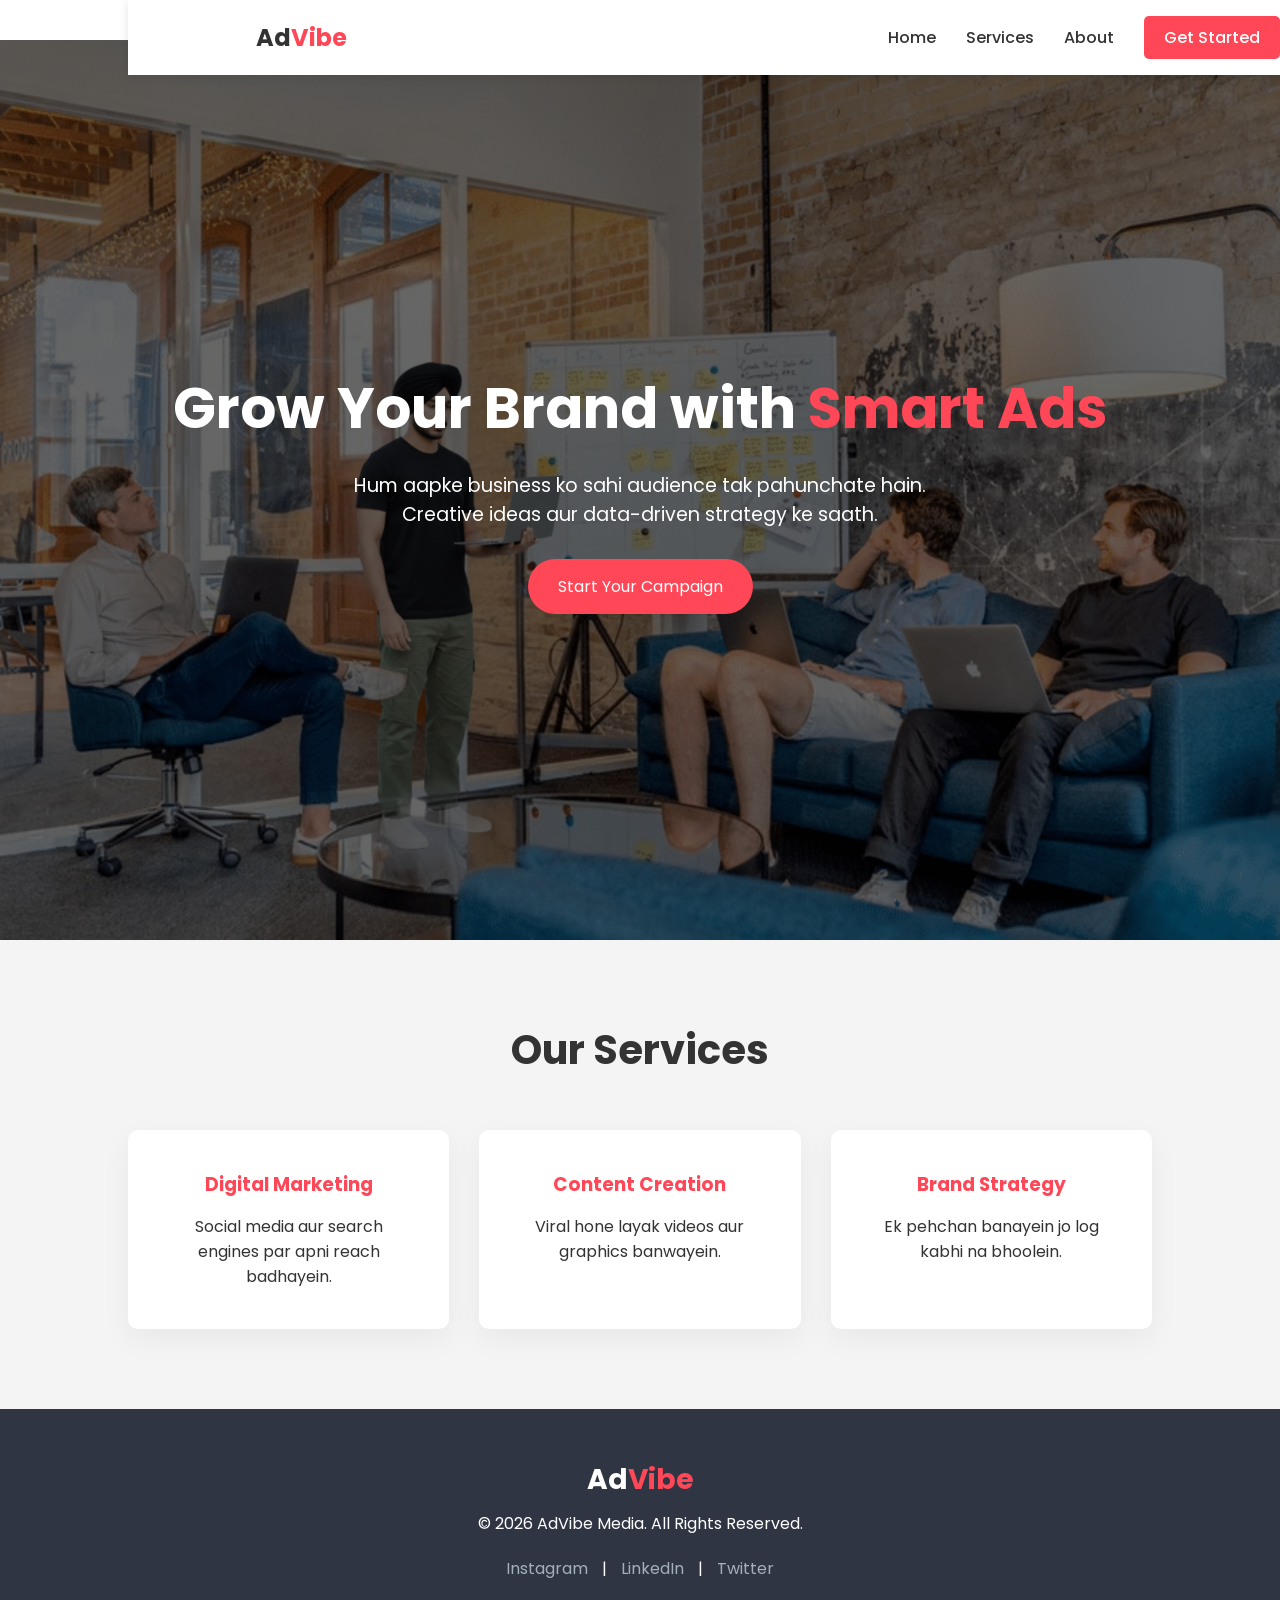
<file: Advertising.html>
<!DOCTYPE html>
<html lang="en">
<head>
    <meta charset="UTF-8">
    <meta name="viewport" content="width=device-width, initial-scale=1.0">
    <title>AdVibe | Creative Advertising Agency</title>
    <style>
        * {
    margin: 0;
    padding: 0;
    box-sizing: border-box;
    font-family: 'Poppins', sans-serif;
}

body {
    background-color: #f4f4f4;
    color: #333;
    scroll-behavior: smooth;
}

/* Navbar */
.navbar {
    display: flex;
    justify-content: space-between;
    align-items: center;
    padding: 20px 10%;
    background: #fff;
    box-shadow: 0 2px 10px rgba(0,0,0,0.1);
    position: fixed;
    width: 100%;
    top: 0;
    z-index: 1000;
}

.logo {
    font-size: 24px;
    font-weight: 700;
}

.logo span {
    color: #ff4757;
}

.nav-links {
    list-style: none;
    display: flex;
    align-items: center;
}

.nav-links li {
    margin-left: 30px;
}

.nav-links a {
    text-decoration: none;
    color: #333;
    font-weight: 500;
    transition: 0.3s;
}

.nav-links a:hover {
    color: #ff4757;
}

.cta-btn {
    background: #ff4757;
    color: #fff !important;
    padding: 10px 20px;
    border-radius: 5px;
}

/* Hero Section */
.hero {
    height: 100vh;
    background: linear-gradient(rgba(0,0,0,0.6), rgba(0,0,0,0.6)), 
                url("imge/Picsart_26-02-10_12-10-18-529.jpg.jpeg");
    background-size: cover;
    background-position: center;
    display: flex;
    align-items: center;
    justify-content: center;
    text-align: center;
    color: #fff;
    padding: 0 20px;
}

.hero-content h1 {
    font-size: 3.5rem;
    margin-bottom: 20px;
}

.hero-content h1 span {
    color: #ff4757;
}

.hero-content p {
    font-size: 1.2rem;
    margin-bottom: 30px;
    max-width: 600px;
    margin-left: auto;
    margin-right: auto;
}

.main-btn {
    padding: 15px 30px;
    font-size: 1rem;
    background: #ff4757;
    border: none;
    color: white;
    cursor: pointer;
    border-radius: 50px;
    transition: 0.3s ease;
}

.main-btn:hover {
    transform: scale(1.05);
    background: #e84118;
}

/* Services Section */
.services {
    padding: 80px 10%;
    text-align: center;
}

.section-title {
    font-size: 2.5rem;
    margin-bottom: 50px;
}

.services-container {
    display: grid;
    grid-template-columns: repeat(auto-fit, minmax(250px, 1fr));
    gap: 30px;
}

.service-card {
    background: white;
    padding: 40px;
    border-radius: 10px;
    box-shadow: 0 10px 30px rgba(0,0,0,0.05);
    transition: 0.3s;
}

.service-card:hover {
    transform: translateY(-10px);
}

.service-card h3 {
    margin-bottom: 15px;
    color: #ff4757;
}

/* Footer */
footer {
    background: #2f3542;
    color: white;
    padding: 50px 10%;
    text-align: center;
}

.footer-logo {
    font-size: 28px;
    font-weight: bold;
    margin-bottom: 10px;
}

.footer-logo span {
    color: #ff4757;
}

.socials {
    margin-top: 20px;
}

.socials a {
    color: #a4b0be;
    text-decoration: none;
    margin: 0 10px;
}
    </style>
    <link href="https://fonts.googleapis.com/css2?family=Poppins:wght@300;400;600;700&display=swap" rel="stylesheet">
</head>
<body>

    <header>
        <nav class="navbar">
            <div class="logo">Ad<span>Vibe</span></div>
            <ul class="nav-links">
                <li><a href="#home">Home</a></li>
                <li><a href="#services">Services</a></li>
                <li><a href="#about">About</a></li>
                <li><a href="#contact" class="cta-btn">Get Started</a></li>
            </ul>
        </nav>
    </header>

    <section id="home" class="hero">
        <div class="hero-content">
            <h1>Grow Your Brand with <span>Smart Ads</span></h1>
            <p>Hum aapke business ko sahi audience tak pahunchate hain. Creative ideas aur data-driven strategy ke saath.</p>
            <button class="main-btn">Start Your Campaign</button>
        </div>
    </section>

    <section id="services" class="services">
        <h2 class="section-title">Our Services</h2>
        <div class="services-container">
            <div class="service-card">
                <h3>Digital Marketing</h3>
                <p>Social media aur search engines par apni reach badhayein.</p>
            </div>
            <div class="service-card">
                <h3>Content Creation</h3>
                <p>Viral hone layak videos aur graphics banwayein.</p>
            </div>
            <div class="service-card">
                <h3>Brand Strategy</h3>
                <p>Ek pehchan banayein jo log kabhi na bhoolein.</p>
            </div>
        </div>
    </section>

    <footer>
        <div class="footer-content">
            <div class="footer-logo">Ad<span>Vibe</span></div>
            <p>&copy; 2026 AdVibe Media. All Rights Reserved.</p>
            <div class="socials">
                <a href="#">Instagram</a> | <a href="#">LinkedIn</a> | <a href="#">Twitter</a>
            </div>
        </div>
    </footer>

    <script>
        // Sticky Header Effect
window.addEventListener('scroll', function() {
    const header = document.querySelector('header');
    if (window.scrollY > 50) {
        header.style.background = '#fff';
        header.style.padding = '10px 10%';
    } else {
        header.style.background = '#fff';
        header.style.padding = '20px 10%';
    }
});

// Simple Button Click Alert
document.querySelector('.main-btn').addEventListener('click', function() {
    alert('Dhanyawad! Hamari team aapse jald hi sampark karegi.');
});
    </script>
</body>
</html>
</file>
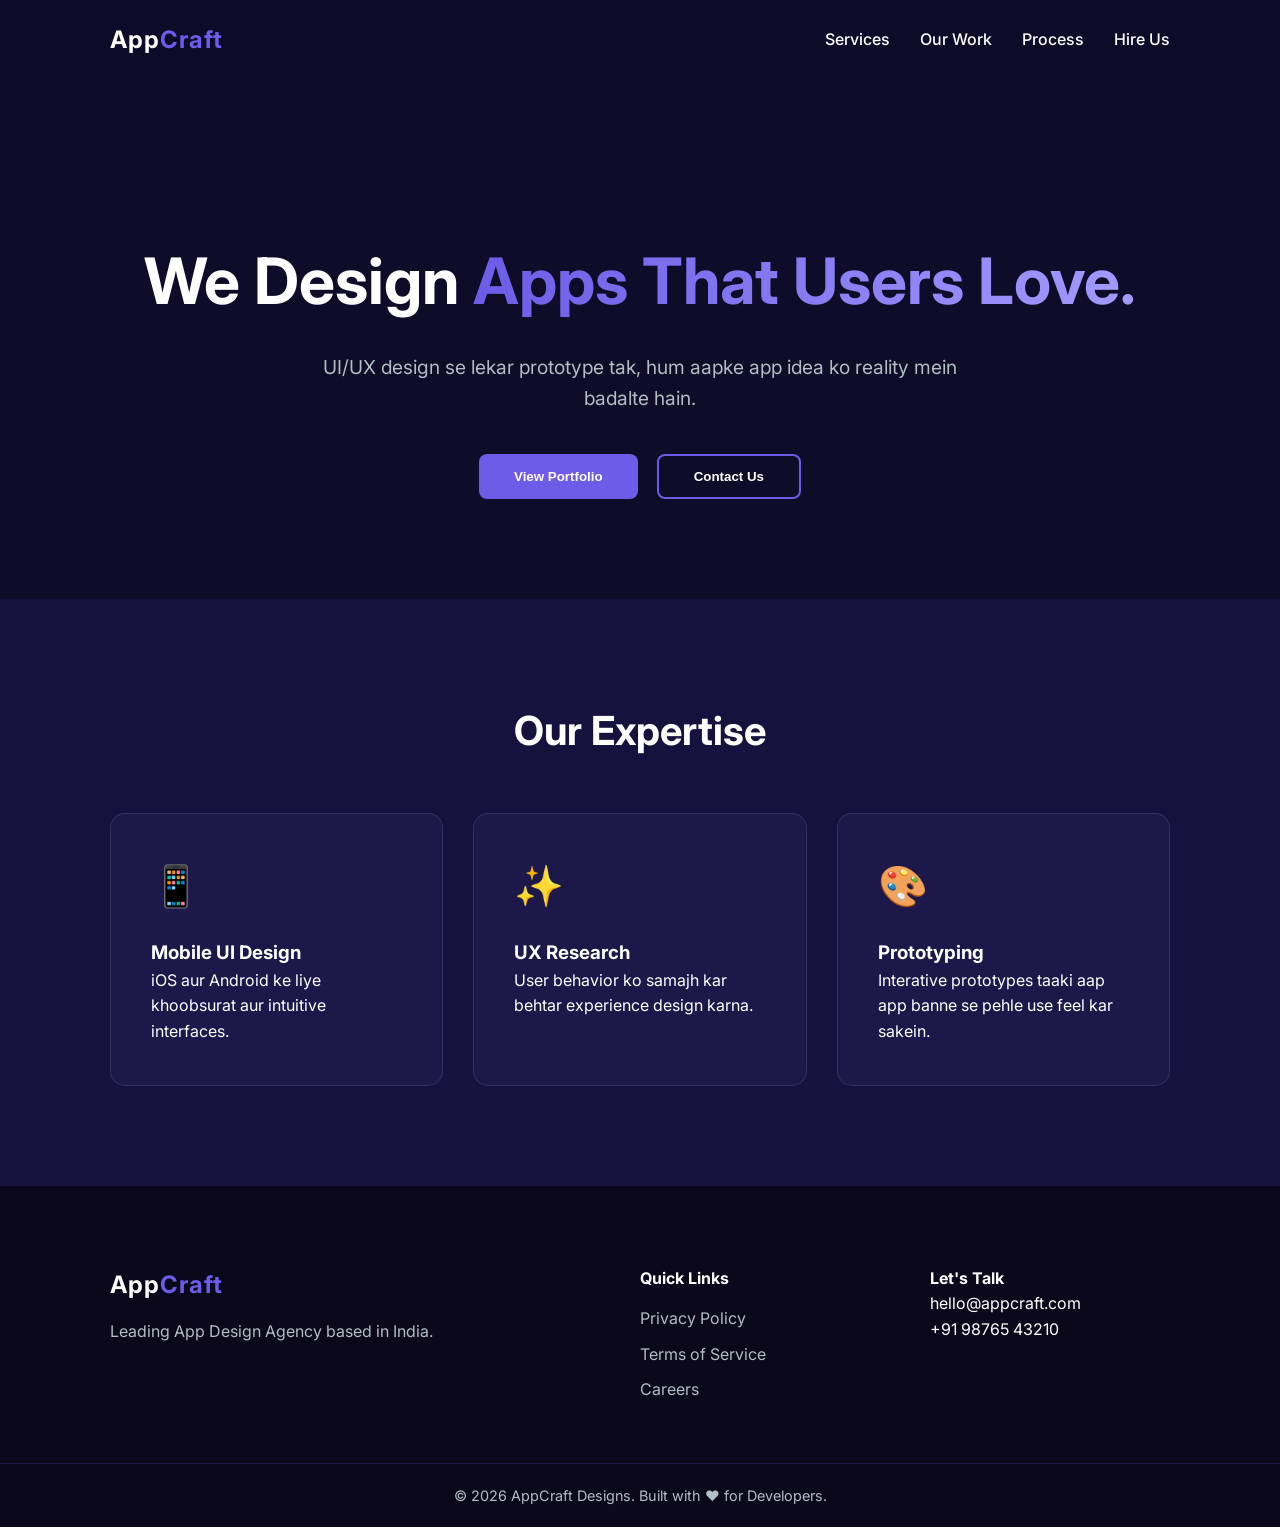
<file: AppsDesign.html>
<!DOCTYPE html>
<html lang="en">
<head>
    <meta charset="UTF-8">
    <meta name="viewport" content="width=device-width, initial-scale=1.0">
    <title>AppCraft | Premium App Design</title>
    <style>
        :root {
    --primary: #6c5ce7;
    --secondary: #a29bfe;
    --dark: #0f0c29;
    --light: #ffffff;
    --gray: #b2bec3;
}

* {
    margin: 0;
    padding: 0;
    box-sizing: border-box;
}

body {
    font-family: 'Inter', sans-serif;
    background-color: var(--dark);
    color: var(--light);
    line-height: 1.6;
}

.container {
    max-width: 1100px;
    margin: 0 auto;
    padding: 0 20px;
}

/* Navbar */
nav {
    height: 80px;
    display: flex;
    align-items: center;
    position: sticky;
    top: 0;
    background: rgba(15, 12, 41, 0.9);
    backdrop-filter: blur(10px);
    z-index: 1000;
}

.nav-container {
    display: flex;
    justify-content: space-between;
    width: 100%;
    align-items: center;
}

.logo {
    font-size: 1.5rem;
    font-weight: 700;
    letter-spacing: 1px;
}

.logo span {
    color: var(--primary);
}

.nav-links {
    display: flex;
    list-style: none;
}

.nav-links li {
    margin-left: 30px;
}

.nav-links a {
    color: var(--light);
    text-decoration: none;
    font-weight: 500;
    transition: 0.3s;
}

.nav-links a:hover {
    color: var(--primary);
}

/* Hero Section */
.hero {
    padding: 150px 0 100px;
    text-align: center;
}

.hero h1 {
    font-size: 4rem;
    margin-bottom: 20px;
}

.gradient-text {
    background: linear-gradient(to right, var(--primary), var(--secondary));
    -webkit-background-clip: text;
    -webkit-text-fill-color: transparent;
}

.hero p {
    font-size: 1.2rem;
    color: var(--gray);
    max-width: 700px;
    margin: 0 auto 40px;
}

.btn-primary {
    background: var(--primary);
    color: white;
    border: none;
    padding: 15px 35px;
    border-radius: 8px;
    font-weight: bold;
    cursor: pointer;
    margin-right: 15px;
}

.btn-secondary {
    background: transparent;
    color: white;
    border: 2px solid var(--primary);
    padding: 13px 35px;
    border-radius: 8px;
    font-weight: bold;
    cursor: pointer;
}

/* Services */
.services {
    padding: 100px 0;
    background: #16123d;
}

.title {
    text-align: center;
    font-size: 2.5rem;
    margin-bottom: 50px;
}

.service-grid {
    display: grid;
    grid-template-columns: repeat(auto-fit, minmax(300px, 1fr));
    gap: 30px;
}

.card {
    background: #1c184a;
    padding: 40px;
    border-radius: 15px;
    transition: 0.3s;
    border: 1px solid rgba(255,255,255,0.1);
}

.card:hover {
    border-color: var(--primary);
    transform: translateY(-5px);
}

.icon {
    font-size: 2.5rem;
    margin-bottom: 20px;
}

/* Footer */
footer {
    padding: 80px 0 20px;
    background: #0a081a;
}

.footer-grid {
    display: grid;
    grid-template-columns: 2fr 1fr 1fr;
    gap: 50px;
    margin-bottom: 50px;
}

.footer-info p {
    margin-top: 15px;
    color: var(--gray);
}

.footer-links ul {
    list-style: none;
    margin-top: 15px;
}

.footer-links a {
    color: var(--gray);
    text-decoration: none;
    display: block;
    margin-bottom: 10px;
}

.footer-bottom {
    border-top: 1px solid #1c184a;
    padding-top: 20px;
    text-align: center;
    color: var(--gray);
    font-size: 0.9rem;
}
    </style>
    <link href="https://fonts.googleapis.com/css2?family=Inter:wght@300;400;700&display=swap" rel="stylesheet">
</head>
<body>

    <nav>
        <div class="container nav-container">
            <div class="logo">App<span>Craft</span></div>
            <ul class="nav-links">
                <li><a href="#services">Services</a></li>
                <li><a href="#work">Our Work</a></li>
                <li><a href="#process">Process</a></li>
                <li><a href="#" class="btn-sm">Hire Us</a></li>
            </ul>
        </div>
    </nav>

    <header class="hero">
        <div class="container">
            <h1>We Design <span class="gradient-text">Apps That Users Love.</span></h1>
            <p>UI/UX design se lekar prototype tak, hum aapke app idea ko reality mein badalte hain.</p>
            <div class="hero-btns">
                <button class="btn-primary">View Portfolio</button>
                <button class="btn-secondary">Contact Us</button>
            </div>
        </div>
    </header>

    <section id="services" class="services">
        <div class="container">
            <h2 class="title">Our Expertise</h2>
            <div class="service-grid">
                <div class="card">
                    <div class="icon">📱</div>
                    <h3>Mobile UI Design</h3>
                    <p>iOS aur Android ke liye khoobsurat aur intuitive interfaces.</p>
                </div>
                <div class="card">
                    <div class="icon">✨</div>
                    <h3>UX Research</h3>
                    <p>User behavior ko samajh kar behtar experience design karna.</p>
                </div>
                <div class="card">
                    <div class="icon">🎨</div>
                    <h3>Prototyping</h3>
                    <p>Interative prototypes taaki aap app banne se pehle use feel kar sakein.</p>
                </div>
            </div>
        </div>
    </section>

    <footer>
        <div class="container footer-grid">
            <div class="footer-info">
                <div class="logo">App<span>Craft</span></div>
                <p>Leading App Design Agency based in India.</p>
            </div>
            <div class="footer-links">
                <h4>Quick Links</h4>
                <ul>
                    <li><a href="#">Privacy Policy</a></li>
                    <li><a href="#">Terms of Service</a></li>
                    <li><a href="#">Careers</a></li>
                </ul>
            </div>
            <div class="footer-contact">
                <h4>Let's Talk</h4>
                <p>hello@appcraft.com</p>
                <p>+91 98765 43210</p>
            </div>
        </div>
        <div class="footer-bottom">
            <p>&copy; 2026 AppCraft Designs. Built with ❤️ for Developers.</p>
        </div>
    </footer>

    <script>
        // Scroll Animation for Navbar
window.addEventListener('scroll', () => {
    const nav = document.querySelector('nav');
    if (window.scrollY > 100) {
        nav.style.boxShadow = "0 10px 30px rgba(0,0,0,0.5)";
    } else {
        nav.style.boxShadow = "none";
    }
});

// Button Alert
document.querySelector('.btn-primary').addEventListener('click', () => {
    alert("Hamarai latest app design works load ho rahe hain!");
});
    </script>
</body>
</html>
</file>
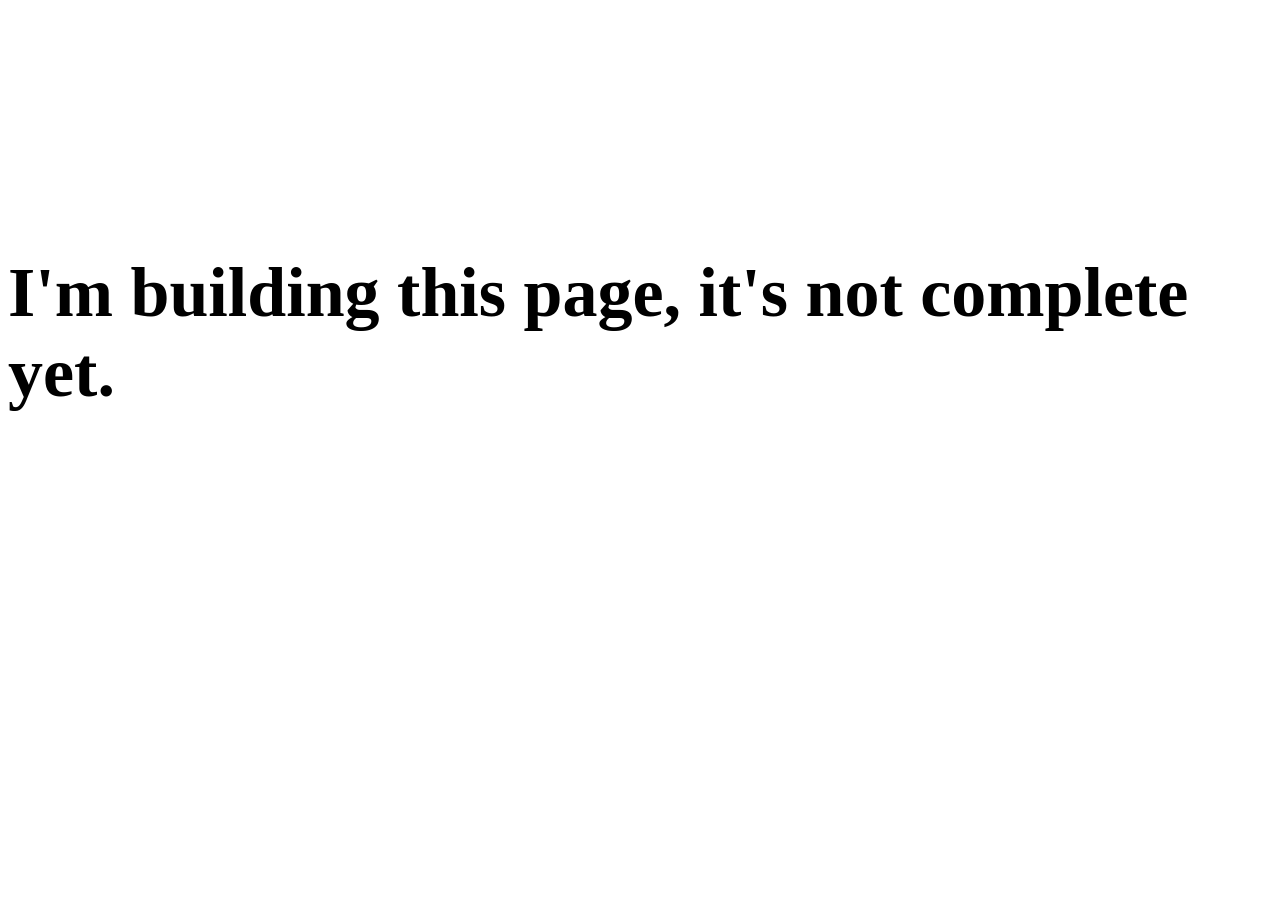
<file: game.html>
<!DOCTYPE html>
<html lang="en">
<head>
    <meta charset="UTF-8">
    <meta name="viewport" content="width=device-width, initial-scale=1.0">
    <title>Document</title>
    <style>
        .text{
            align-items: center;
            font-size: 35px;
            margin-top: 20%;
        }
    </style>
</head>
<body>
    <div class="text">
        <h1>I'm building this page, it's not complete yet.</h1>
    </div>
</body>
</html>
</file>
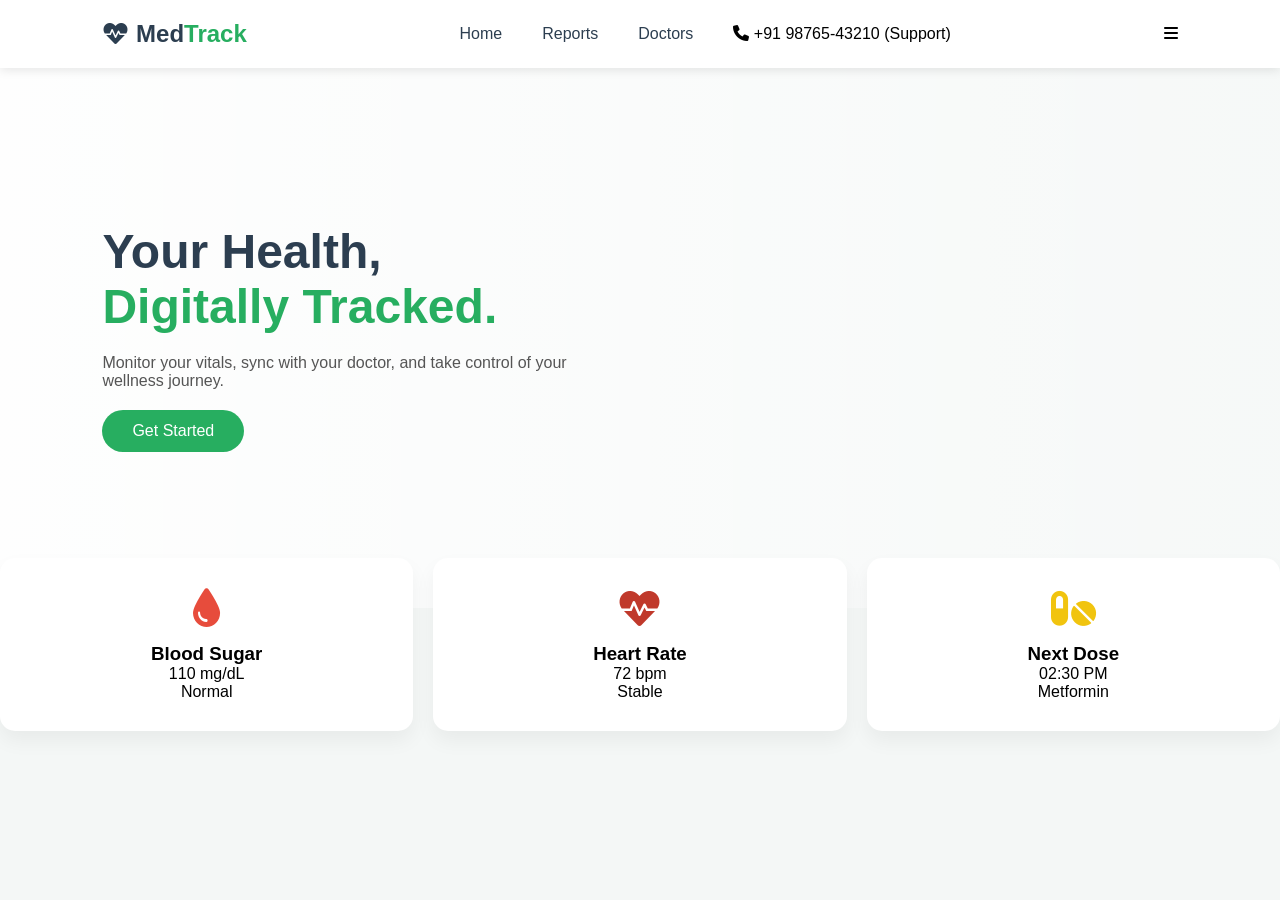
<file: MedicalWebProject.html>
<!DOCTYPE html>
<html lang="en">
<head>
    <meta charset="UTF-8">
    <meta name="viewport" content="width=device-width, initial-scale=1.0">
    <title>MedTrack | Patient Dashboard</title>
   <style>
    * {
    margin: 0;
    padding: 0;
    box-sizing: border-box;
    font-family: 'Segoe UI', Tahoma, Geneva, Verdana, sans-serif;
}

:root {
    --primary: #2c3e50;
    --accent: #27ae60;
    --light: #f4f7f6;
}

body {
    background-color: var(--light);
}

/* Navbar */
.navbar {
    display: flex;
    justify-content: space-between;
    align-items: center;
    padding: 20px 8%;
    background: #fff;
    box-shadow: 0 2px 10px rgba(0,0,0,0.1);
    position: sticky;
    top: 0;
    z-index: 1000;
}

.logo {
    font-size: 24px;
    font-weight: bold;
    color: var(--primary);
}

.logo span { color: var(--accent); }

.nav-links {
    display: flex;
    list-style: none;
    align-items: center;
}

.nav-links li { padding: 0 20px; }

.nav-links a {
    text-decoration: none;
    color: var(--primary);
    font-weight: 500;
    transition: 0.3s;
}

.nav-links a:hover { color: var(--accent); }

/* Laptop vs Mobile Number Logic */
.device-number::after {
    content: " (Support)";
}

/* Hero Section */
.hero {
    height: 60vh;
    display: flex;
    align-items: center;
    padding: 0 8%;
    background: linear-gradient(to right, rgba(255,255,255,0.9), rgba(255,255,255,0.2)), 
                url('https://images.unsplash.com/photo-1505751172876-fa1923c5c528?auto=format&fit=crop&w=1350&q=80');
    background-size: cover;
}

.hero-content h1 { font-size: 3rem; color: var(--primary); }
.hero-content span { color: var(--accent); }
.hero-content p { margin: 20px 0; color: #555; max-width: 500px; }

.btn-main {
    padding: 12px 30px;
    background: var(--accent);
    color: white;
    border: none;
    border-radius: 25px;
    cursor: pointer;
    font-size: 16px;
}

/* Dashboard Cards */
.dashboard-preview {
    display: grid;
    grid-template-columns: repeat(auto-fit, minmax(250px, 1fr));
    gap: 20px;
    padding: -50px 8% 50px;
    margin-top: -50px;
}

.card {
    background: white;
    padding: 30px;
    border-radius: 15px;
    text-align: center;
    box-shadow: 0 10px 20px rgba(0,0,0,0.05);
}

.card i { font-size: 40px; margin-bottom: 15px; }
.blood-icon { color: #e74c3c; }
.heart-icon { color: #c0392b; }
.pill-icon { color: #f1c40f; }

/* MOBILE RESPONSIVE CODE */
@media (max-width: 768px) {
    .nav-links {
        display: none; /* Hide for mobile initially */
    }

    .menu-toggle {
        display: block;
        font-size: 24px;
        cursor: pointer;
    }

    .hero-content h1 { font-size: 2rem; }

    /* Changing number style for mobile */
    .device-number {
        font-weight: bold;
        color: var(--accent);
    }
    
    .device-number::after {
        content: " (Tap to Call)";
        font-size: 12px;
        display: block;
    }
}
   </style>
    <link rel="stylesheet" href="https://cdnjs.cloudflare.com/ajax/libs/font-awesome/6.0.0/css/all.min.css">
</head>
<body>

    <nav class="navbar">
        <div class="logo">
            <i class="fas fa-heartbeat"></i> Med<span>Track</span>
        </div>
        <ul class="nav-links" id="navLinks">
            <li><a href="#">Home</a></li>
            <li><a href="#">Reports</a></li>
            <li><a href="#">Doctors</a></li>
            <li class="contact-info">
                <i class="fas fa-phone"></i> 
                <span class="device-number">+91 98765-43210</span>
            </li>
        </ul>
        <div class="menu-toggle" id="mobile-menu">
            <i class="fas fa-bars"></i>
        </div>
    </nav>

    <header class="hero">
        <div class="hero-content">
            <h1>Your Health, <br><span>Digitally Tracked.</span></h1>
            <p>Monitor your vitals, sync with your doctor, and take control of your wellness journey.</p>
            <button class="btn-main">Get Started</button>
        </div>
    </header>

    <section class="dashboard-preview">
        <div class="card">
            <i class="fas fa-tint blood-icon"></i>
            <h3>Blood Sugar</h3>
            <p id="sugar-val">110 mg/dL</p>
            <span>Normal</span>
        </div>
        <div class="card">
            <i class="fas fa-heartbeat heart-icon"></i>
            <h3>Heart Rate</h3>
            <p id="heart-val">72 bpm</p>
            <span>Stable</span>
        </div>
        <div class="card">
            <i class="fas fa-pills pill-icon"></i>
            <h3>Next Dose</h3>
            <p>02:30 PM</p>
            <span>Metformin</span>
        </div>
    </section>

    <script>
        // Mobile Menu Toggle
const menuToggle = document.getElementById('mobile-menu');
const navLinks = document.getElementById('navLinks');

menuToggle.addEventListener('click', () => {
    navLinks.style.display = navLinks.style.display === 'flex' ? 'none' : 'flex';
    navLinks.style.flexDirection = 'column';
    navLinks.style.position = 'absolute';
    navLinks.style.top = '70px';
    navLinks.style.left = '0';
    navLinks.style.width = '100%';
    navLinks.style.background = '#fff';
    navLinks.style.padding = '20px';
});

// Simulating Live Data Updates
setInterval(() => {
    const heartRate = Math.floor(Math.random() * (85 - 65 + 1)) + 65;
    document.getElementById('heart-val').innerText = heartRate + " bpm";
}, 3000);
    </script>
</body>
</html>
</file>
